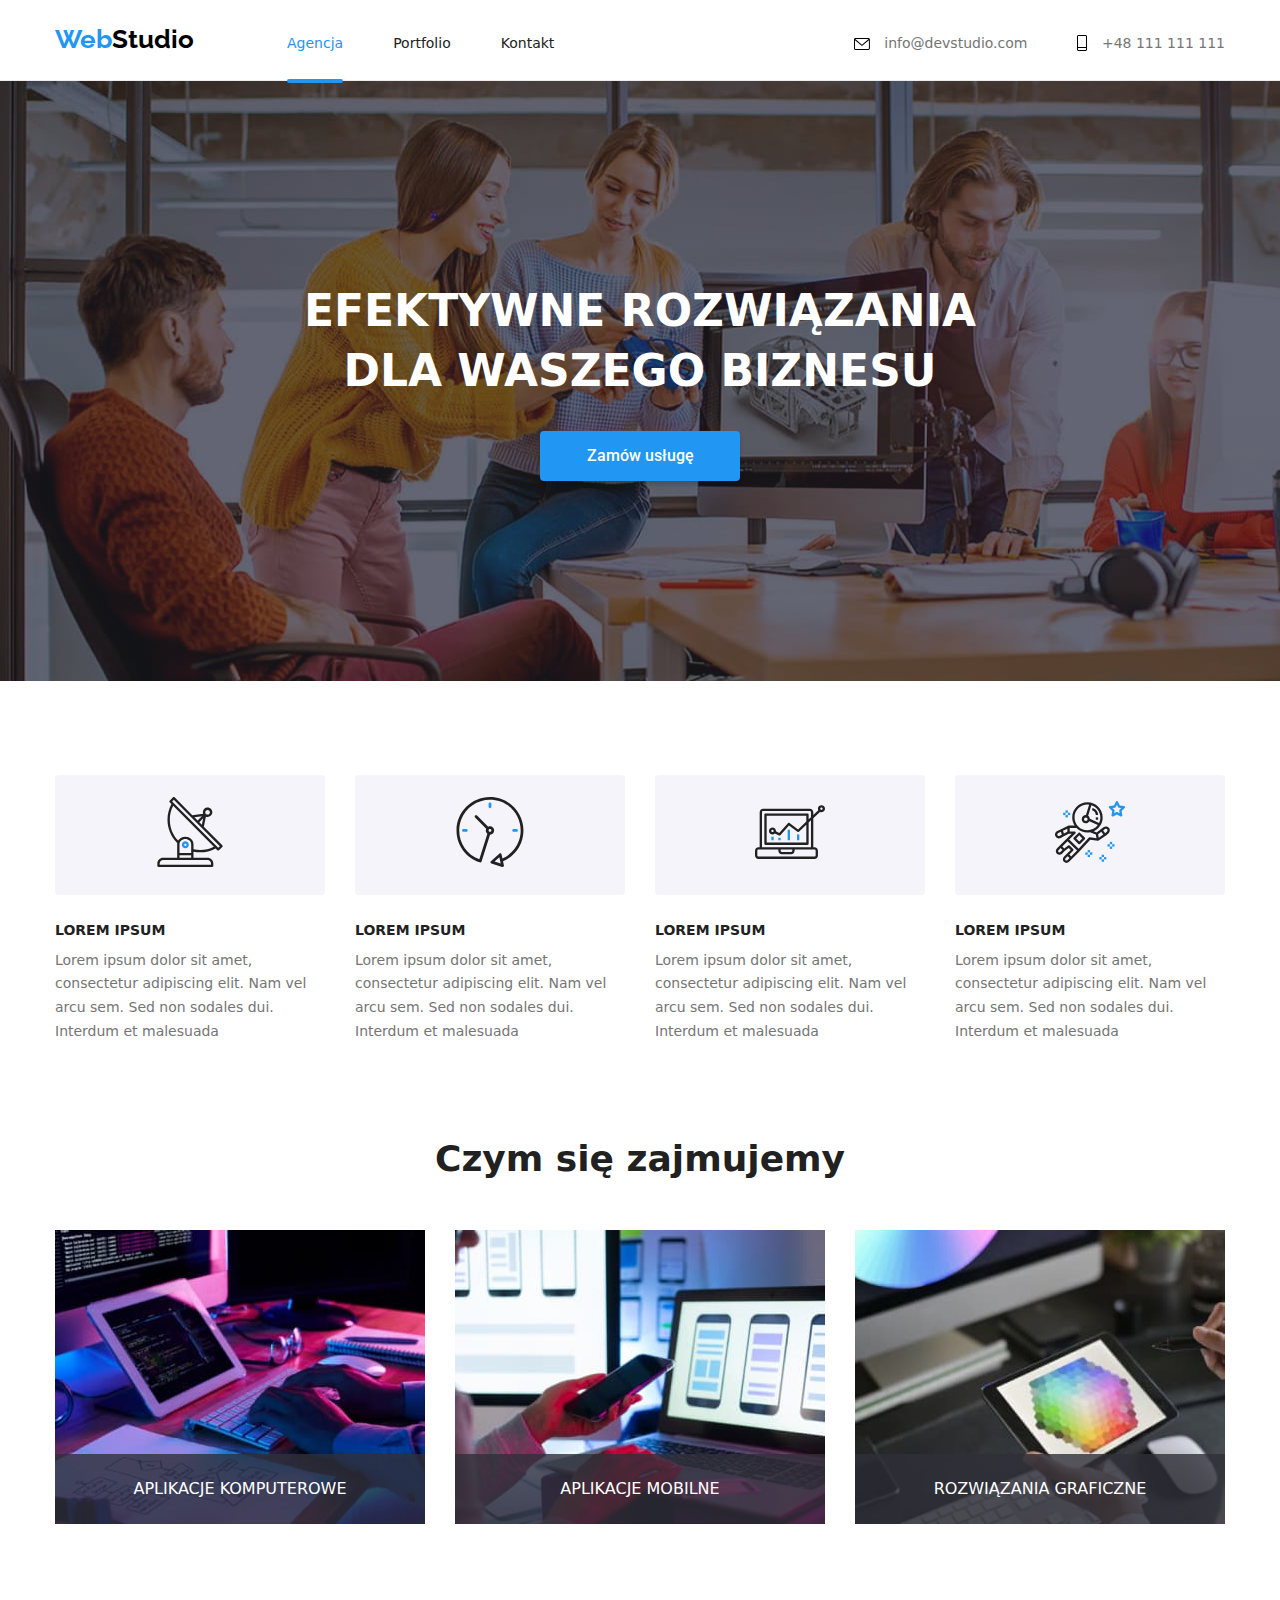
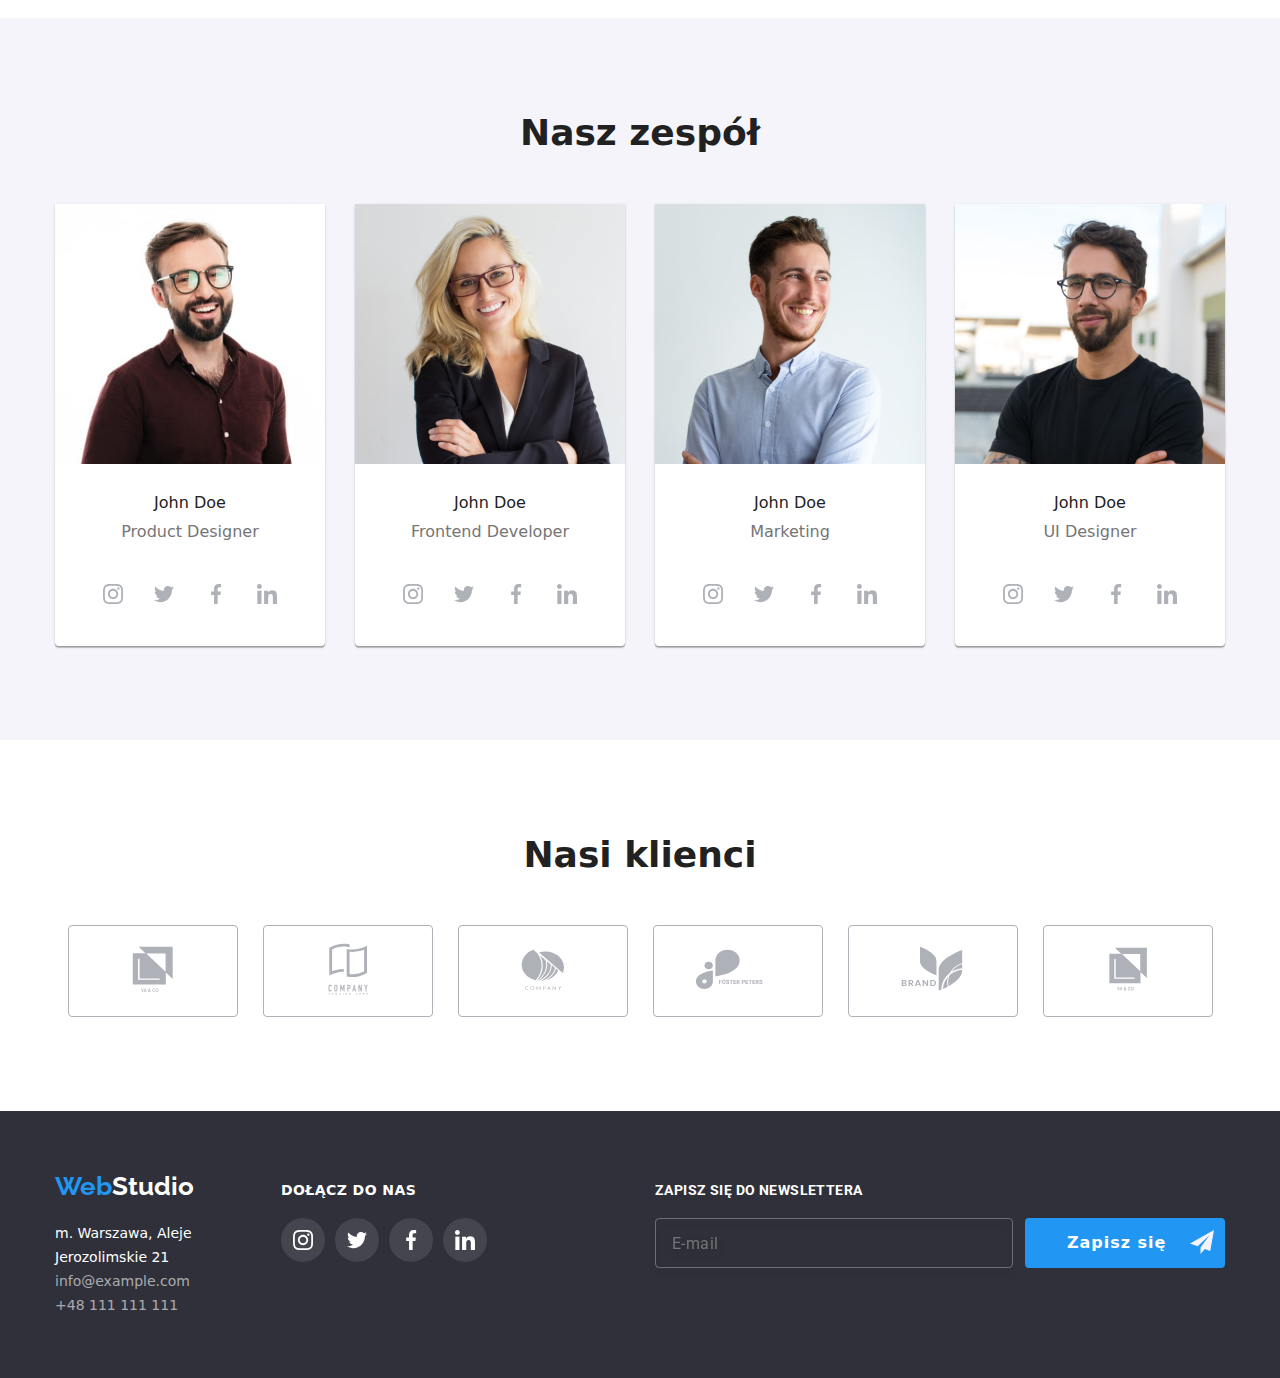
<file: index.html>
<!DOCTYPE html>
<html lang="en">
  <head>
    <meta charset="UTF-8" />
    <meta http-equiv="X-UA-Compatible" content="IE=edge" />
    <meta name="viewport" content="width-device-width, initial-scale=1.0" />
    <meta name="description" content="Studio" />
    <meta name="author" content="Jacek Blaszczyk" />
    <link rel="preconnect" href="https://fonts.googleapis.com" />
    <link rel="preconnect" href="https://fonts.gstatic.com" crossorigin />
    <link
      href="https://fonts.googleapis.com/css2?family=Raleway:wght@700&display=swap"
      rel="stylesheet"
    />
    <link
      href="https://fonts.googleapis.com/css2?family=Roboto:wght@400;500;700;900&display=swap"
      rel="stylesheet"
    />
    <link rel="stylesheet" href="./css/style.css" />
    <link rel="stylesheet" href="./css/modern-normalize.css" />

    <title>WebStudio</title>
  </head>
  <body>
    <header class="page-header">
      <div class="container flex-row">
        <a href="./index.html" class="logo"
          ><span class="bluelogo">Web</span>Studio</a
        >
        <nav class="address-header">
          <ul class="nav-links">
            <li class="nav-link">
              <a href="./index.html" class="bluelink-agencja">Agencja</a>
            </li>
            <li class="nav-link">
              <a href="./portfolio.html" class="bluelink">Portfolio</a>
            </li>
            <li class="nav-link">
              <a href="#address" class="bluelink">Kontakt</a>
            </li>
          </ul>
        </nav>
        <ul class="address-heading">
          <li class="address-link">
            <a href="mailto:info@devstudio.com" class="header-address"
              ><svg class="icon-address-email" width="16" height="12">
                <use href="./images/icons.svg#icon-letter"></use>
              </svg>
              info@devstudio.com</a
            >
          </li>
          <li>
            <a href="tel:+48111111111" class="header-address"
              ><svg class="icon-address-telefon" width="10" height="16">
                <use href="./images/icons.svg#icon-telephone"></use>
              </svg>
              +48 111 111 111</a
            >
          </li>
        </ul>
      </div>
    </header>
    <main>
      <section class="section header-button">
        <h1 class="header-text">EFEKTYWNE ROZWIĄZANIA DLA WASZEGO BIZNESU</h1>
        <button
          type="button"
          class="button-active button-banner"
          data-modal-open
        >
          Zamów usługę
        </button>
      </section>
      <section class="section">
        <div class="container">
          <ul class="lorem li">
            <li>
              <div class="icon">
                <a href="index.html">
                  <svg width="70px" height="70px">
                    <use href="./images/icons.svg#icon-antena"></use>
                  </svg>
                </a>
              </div>
              <h3 class="lorem-heading">LOREM IPSUM</h3>
              <p class="lorem-paragraph">
                Lorem ipsum dolor sit amet, consectetur adipiscing elit. Nam vel
                arcu sem. Sed non sodales dui. Interdum et malesuada
              </p>
            </li>

            <li>
              <div class="icon">
                <a href="index.html">
                  <svg width="70px" height="70px">
                    <use href="./images/icons.svg#icon-clock"></use>
                  </svg>
                </a>
              </div>
              <h3 class="lorem-heading">LOREM IPSUM</h3>
              <p class="lorem-paragraph">
                Lorem ipsum dolor sit amet, consectetur adipiscing elit. Nam vel
                arcu sem. Sed non sodales dui. Interdum et malesuada
              </p>
            </li>

            <li>
              <div class="icon">
                <a href="index.html">
                  <svg width="70px" height="70px">
                    <use href="./images/icons.svg#icon-diagram"></use>
                  </svg>
                </a>
              </div>
              <h3 class="lorem-heading">LOREM IPSUM</h3>
              <p class="lorem-paragraph">
                Lorem ipsum dolor sit amet, consectetur adipiscing elit. Nam vel
                arcu sem. Sed non sodales dui. Interdum et malesuada
              </p>
            </li>

            <li>
              <div class="icon">
                <a href="index.html">
                  <svg width="70px" height="70px">
                    <use href="./images/icons.svg#icon-astronaut"></use>
                  </svg>
                </a>
              </div>
              <h3 class="lorem-heading">LOREM IPSUM</h3>
              <p class="lorem-paragraph">
                Lorem ipsum dolor sit amet, consectetur adipiscing elit. Nam vel
                arcu sem. Sed non sodales dui. Interdum et malesuada
              </p>
            </li>
          </ul>

          <h2 class="heading">Czym się zajmujemy</h2>

          <ul class="flex">
            <li class="photo-csz">
              <img
                src="./images/box_1.jpg"
                width="370"
                height="294"
                alt="Osoba pisząca kod"
              />
              <p class="figcaption">APLIKACJE KOMPUTEROWE</p>
            </li>

            <li class="photo-csz">
              <img
                src="./images/box_2.jpg"
                width="370"
                height="294"
                alt="Osoba dostosowująca kod do wyświetlania na urządzeniu mobilnym"
              />
              <p class="figcaption">APLIKACJE MOBILNE</p>
            </li>

            <li class="photo-csz">
              <img
                src="./images/box_3.jpg"
                width="370"
                height="294"
                alt="Osoba wybierająca kod z palety kolorów"
              />
              <p class="figcaption">ROZWIĄZANIA GRAFICZNE</p>
            </li>
          </ul>
        </div>
      </section>

      <section class="section team">
        <div class="container">
          <h2 class="heading">Nasz zespół</h2>

          <ul class="team-section">
            <li class="team-card">
              <img
                src="./images/img_1.jpg"
                width="270"
                height="260"
                alt="Zdjęcie pana John Doe"
              />
              <ul class="team-card-describe">
                <li class="team-name">John Doe</li>
                <li class="team-position">Product Designer</li>
              </ul>
              <div class="socialmedia-teamcard">
                <ul class="socialicon-list">
                  <li class="socialicon-card">
                    <div class="socialicon">
                      <a href="index.html">
                        <svg class="icon-team" width="20" height="20">
                          <use href="./images/icons.svg#icon-instagram"></use>
                        </svg>
                      </a>
                    </div>
                  </li>
                  <li class="socialicon-card">
                    <div class="socialicon">
                      <a href="index.html">
                        <svg class="icon-team" width="20" height="20">
                          <use href="./images/icons.svg#icon-twitter"></use>
                        </svg>
                      </a>
                    </div>
                  </li>
                  <li class="socialicon-card">
                    <div class="socialicon">
                      <a href="index.html">
                        <svg class="icon-team" width="20" height="20">
                          <use href="./images/icons.svg#icon-facebook"></use>
                        </svg>
                      </a>
                    </div>
                  </li>
                  <li class="socialicon-card">
                    <div class="socialicon">
                      <a href="index.html">
                        <svg class="icon-team" width="20" height="20">
                          <use href="./images/icons.svg#icon-linkedin"></use>
                        </svg>
                      </a>
                    </div>
                  </li>
                </ul>
              </div>
            </li>

            <li class="team-card">
              <img
                src="images/img_2.jpg"
                width="270"
                height="260"
                alt="Zdjęcie pani John Doe"
              />
              <ul class="team-card-describe">
                <li class="team-name">John Doe</li>
                <li class="team-position">Frontend Developer</li>
              </ul>
              <div class="socialmedia-teamcard">
                <ul class="socialicon-list">
                  <li class="socialicon-card">
                    <div class="socialicon">
                      <a href="index.html">
                        <svg class="icon-team" width="20" height="20">
                          <use href="./images/icons.svg#icon-instagram"></use>
                        </svg>
                      </a>
                    </div>
                  </li>
                  <li class="socialicon-card">
                    <div class="socialicon">
                      <a href="index.html">
                        <svg class="icon-team" width="20" height="20">
                          <use href="./images/icons.svg#icon-twitter"></use>
                        </svg>
                      </a>
                    </div>
                  </li>
                  <li class="socialicon-card">
                    <div class="socialicon">
                      <a href="index.html">
                        <svg class="icon-team" width="20" height="20">
                          <use href="./images/icons.svg#icon-facebook"></use>
                        </svg>
                      </a>
                    </div>
                  </li>
                  <li class="socialicon-card">
                    <div class="socialicon">
                      <a href="index.html">
                        <svg class="icon-team" width="20" height="20">
                          <use href="./images/icons.svg#icon-linkedin"></use>
                        </svg>
                      </a>
                    </div>
                  </li>
                </ul>
              </div>
            </li>

            <li class="team-card">
              <img
                src="images/img_3.jpg"
                width="270"
                height="260"
                alt="Zdjęcie pana John Doe"
              />
              <ul class="team-card-describe">
                <li class="team-name">John Doe</li>
                <li class="team-position">Marketing</li>
              </ul>
              <div class="socialmedia-teamcard">
                <ul class="socialicon-list">
                  <li class="socialicon-card">
                    <div class="socialicon">
                      <a href="index.html">
                        <svg class="icon-team" width="20" height="20">
                          <use href="./images/icons.svg#icon-instagram"></use>
                        </svg>
                      </a>
                    </div>
                  </li>
                  <li class="socialicon-card">
                    <div class="socialicon">
                      <a href="index.html">
                        <svg class="icon-team" width="20" height="20">
                          <use href="./images/icons.svg#icon-twitter"></use>
                        </svg>
                      </a>
                    </div>
                  </li>
                  <li class="socialicon-card">
                    <div class="socialicon">
                      <a href="index.html">
                        <svg class="icon-team" width="20" height="20">
                          <use href="./images/icons.svg#icon-facebook"></use>
                        </svg>
                      </a>
                    </div>
                  </li>
                  <li class="socialicon-card">
                    <div class="socialicon">
                      <a href="index.html">
                        <svg class="icon-team" width="20" height="20">
                          <use href="./images/icons.svg#icon-linkedin"></use>
                        </svg>
                      </a>
                    </div>
                  </li>
                </ul>
              </div>
            </li>

            <li class="team-card">
              <img
                src="images/img_4.jpg"
                width="270"
                height="260"
                alt="Zdjęcie pana John Doe"
              />
              <ul class="team-card-describe">
                <li class="team-name">John Doe</li>
                <li class="team-position">UI Designer</li>
              </ul>
              <div class="socialmedia-teamcard">
                <ul class="socialicon-list">
                  <li class="socialicon-card">
                    <div class="socialicon">
                      <a href="index.html">
                        <svg class="icon-team" width="20" height="20">
                          <use href="./images/icons.svg#icon-instagram"></use>
                        </svg>
                      </a>
                    </div>
                  </li>
                  <li class="socialicon-card">
                    <div class="socialicon">
                      <a href="index.html">
                        <svg class="icon-team" width="20" height="20">
                          <use href="./images/icons.svg#icon-twitter"></use>
                        </svg>
                      </a>
                    </div>
                  </li>
                  <li class="socialicon-card">
                    <div class="socialicon">
                      <a href="index.html">
                        <svg class="icon-team" width="20" height="20">
                          <use href="./images/icons.svg#icon-facebook"></use>
                        </svg>
                      </a>
                    </div>
                  </li>
                  <li class="socialicon-card">
                    <div class="socialicon">
                      <a href="index.html">
                        <svg class="icon-team" width="20" height="20">
                          <use href="./images/icons.svg#icon-linkedin"></use>
                        </svg>
                      </a>
                    </div>
                  </li>
                </ul>
              </div>
            </li>
          </ul>
        </div>
      </section>
      <section class="section">
        <div class="container">
          <h2 class="heading">Nasi klienci</h2>
          <ul class="company-logos-section">
            <li class="company-link">
              <div class="company-logos">
                <a href="index.html">
                  <svg class="icon-company" width="41px" height="46.7px">
                    <use href="./images/icons.svg#icon-yaco"></use>
                  </svg>
                </a>
              </div>
            </li>
            <li class="company-link">
              <div class="company-logos">
                <a href="index.html">
                  <svg class="icon-company" width="40px" height="52px">
                    <use href="./images/icons.svg#icon-tagline"></use>
                  </svg>
                </a>
              </div>
            </li>
            <li class="company-link">
              <div class="company-logos">
                <a href="index.html">
                  <svg class="icon-company" width="43.46px" height="41.18px">
                    <use href="./images/icons.svg#icon-company"></use>
                  </svg>
                </a>
              </div>
            </li>
            <li class="company-link">
              <div class="company-logos">
                <a href="index.html">
                  <svg class="icon-company" width="84.44px" height="40.62px">
                    <use href="./images/icons.svg#icon-foster"></use>
                  </svg>
                </a>
              </div>
            </li>
            <li class="company-link">
              <div class="company-logos">
                <a href="index.html">
                  <svg class="icon-company" width="62.54px" height="45.43px">
                    <use href="./images/icons.svg#icon-brand"></use>
                  </svg>
                </a>
              </div>
            </li>
            <li class="company-link">
              <div class="company-logos">
                <a href="index.html">
                  <svg class="icon-company" width="93.79px" height="43.93px">
                    <use href="./images/icons.svg#icon-yaco"></use>
                  </svg>
                </a>
              </div>
            </li>
          </ul>
        </div>
      </section>
    </main>
    <footer class="footer">
      <div class="container flex-row">
        <div class="container-footer">
          <a href="./index.html" class="logo whitelogo"
            ><span class="bluelogo">Web</span>Studio</a
          >
          <address class="footer-address" id="address">
            <p>m. Warszawa, Aleje Jerozolimskie 21</p>
            <ul class="footer-contact">
              <li>
                <a href="mailto:info@example.com" class="link"
                  >info@example.com</a
                >
              </li>
              <li>
                <a href="tel:+48111111111" class="link">+48 111 111 111</a>
              </li>
            </ul>
          </address>
        </div>
        <div class="container-footer">
          <h3 class="header3">Dołącz do nas</h3>
          <div class="socialmedia-footer">
            <ul>
              <li>
                <div class="socialicon circle-background">
                  <a href="index.html">
                    <svg class="icon-footer" width="20" height="20">
                      <use href="./images/icons.svg#icon-instagram"></use>
                    </svg>
                  </a>
                </div>
              </li>
              <li>
                <div class="socialicon circle-background">
                  <a href="index.html">
                    <svg class="icon-footer" width="20" height="20">
                      <use href="./images/icons.svg#icon-twitter"></use>
                    </svg>
                  </a>
                </div>
              </li>
              <li>
                <div class="socialicon circle-background">
                  <a href="index.html">
                    <svg class="icon-footer" width="20" height="20">
                      <use href="./images/icons.svg#icon-facebook"></use>
                    </svg>
                  </a>
                </div>
              </li>
              <li>
                <div class="socialicon circle-background">
                  <a href="index.html">
                    <svg class="icon-footer" width="20" height="20">
                      <use href="./images/icons.svg#icon-linkedin"></use>
                    </svg>
                  </a>
                </div>
              </li>
            </ul>
          </div>
        </div>

        <div class="signupbox">
          <label for="user-email" class="label-news">
            ZAPISZ SIĘ DO NEWSLETTERA
            <input
              class="email-input"
              type="email"
              name="email"
              placeholder="E-mail"
            />
          </label>

          <button type="submit" class="news-button">
            Zapisz się
            <svg class="icon-send">
              <use href="./images/icons.svg#icon-send"></use>
            </svg>
          </button>
        </div>
      </div>
    </footer>
    <div class="backdrop is-hidden" data-modal>
      <div class="modal">
        <button type="button" class="close-button" data-modal-close>
          <svg width="11px" height="11px" class="button-x">
            <use href="./images/icons.svg#icon-close"></use>
          </svg>
        </button>

        <div class="form-modal">
          <p class="form-header">Zostaw swoje dane w formularzu poniżej</p>
          <div class="modal-container">
            <form name="form-modal">
              <label class="label-modal" for="username">
                <p class="modal-descriptions">Imie</p>
                <svg width="18px" height="18px" class="icon-modal label-name">
                  <use href="./images/icons.svg#icon-person-black"></use>
                </svg>
                <input
                  type="text"
                  name="username"
                  class="input-modal"
                  id="username"
                  required
                />
              </label>
              <label class="label-modal" for="telephone">
                <p class="modal-descriptions">Telefon</p>
                <svg
                  width="18px"
                  height="18px"
                  class="icon-modal label-telephone"
                >
                  <use href="./images/icons.svg#icon-phone-black"></use>
                </svg>
                <input
                  type="tel"
                  name="telephone"
                  class="input-modal"
                  id="telephone"
                  required
                />
              </label>
              <label class="label-modal" for="email">
                <p class="modal-descriptions">Email</p>
                <svg width="18px" height="18px" class="icon-modal label-email">
                  <use href="./images/icons.svg#icon-email-black"></use>
                </svg>
                <input
                  type="email"
                  name="email"
                  class="input-modal"
                  id="email"
                  required
                  placeholder=" "
                />
              </label>
              <label class="label-modal" for="textarea">
                <p class="modal-descriptions">Komentarz</p>
                <textarea
                  name="coment"
                  placeholder="Wprowadź tekst"
                  class="modal-textarea"
                  id="textarea"
                ></textarea>
              </label>

              <label class="label-terms" for="checkbox">
                <input
                  aria-checked="false"
                  type="checkbox"
                  id="checkbox"
                  class="checkbox"
                />
                <p class="terms">
                  Oświadczam iż akceptuję
                  <a href="./README.md" class="terms-link">Regulamin</a>
                  i
                  <a href="./README.md" class="terms-link"
                    >Politykę Prywatności.</a
                  >
                </p>
              </label>
              <button type="button" class="button-active-portfolio form-button">
                Wyślij
              </button>
            </form>
          </div>
        </div>
      </div>
    </div>
    <script src="./js/modal.js"></script>
  </body>
</html>
</file>
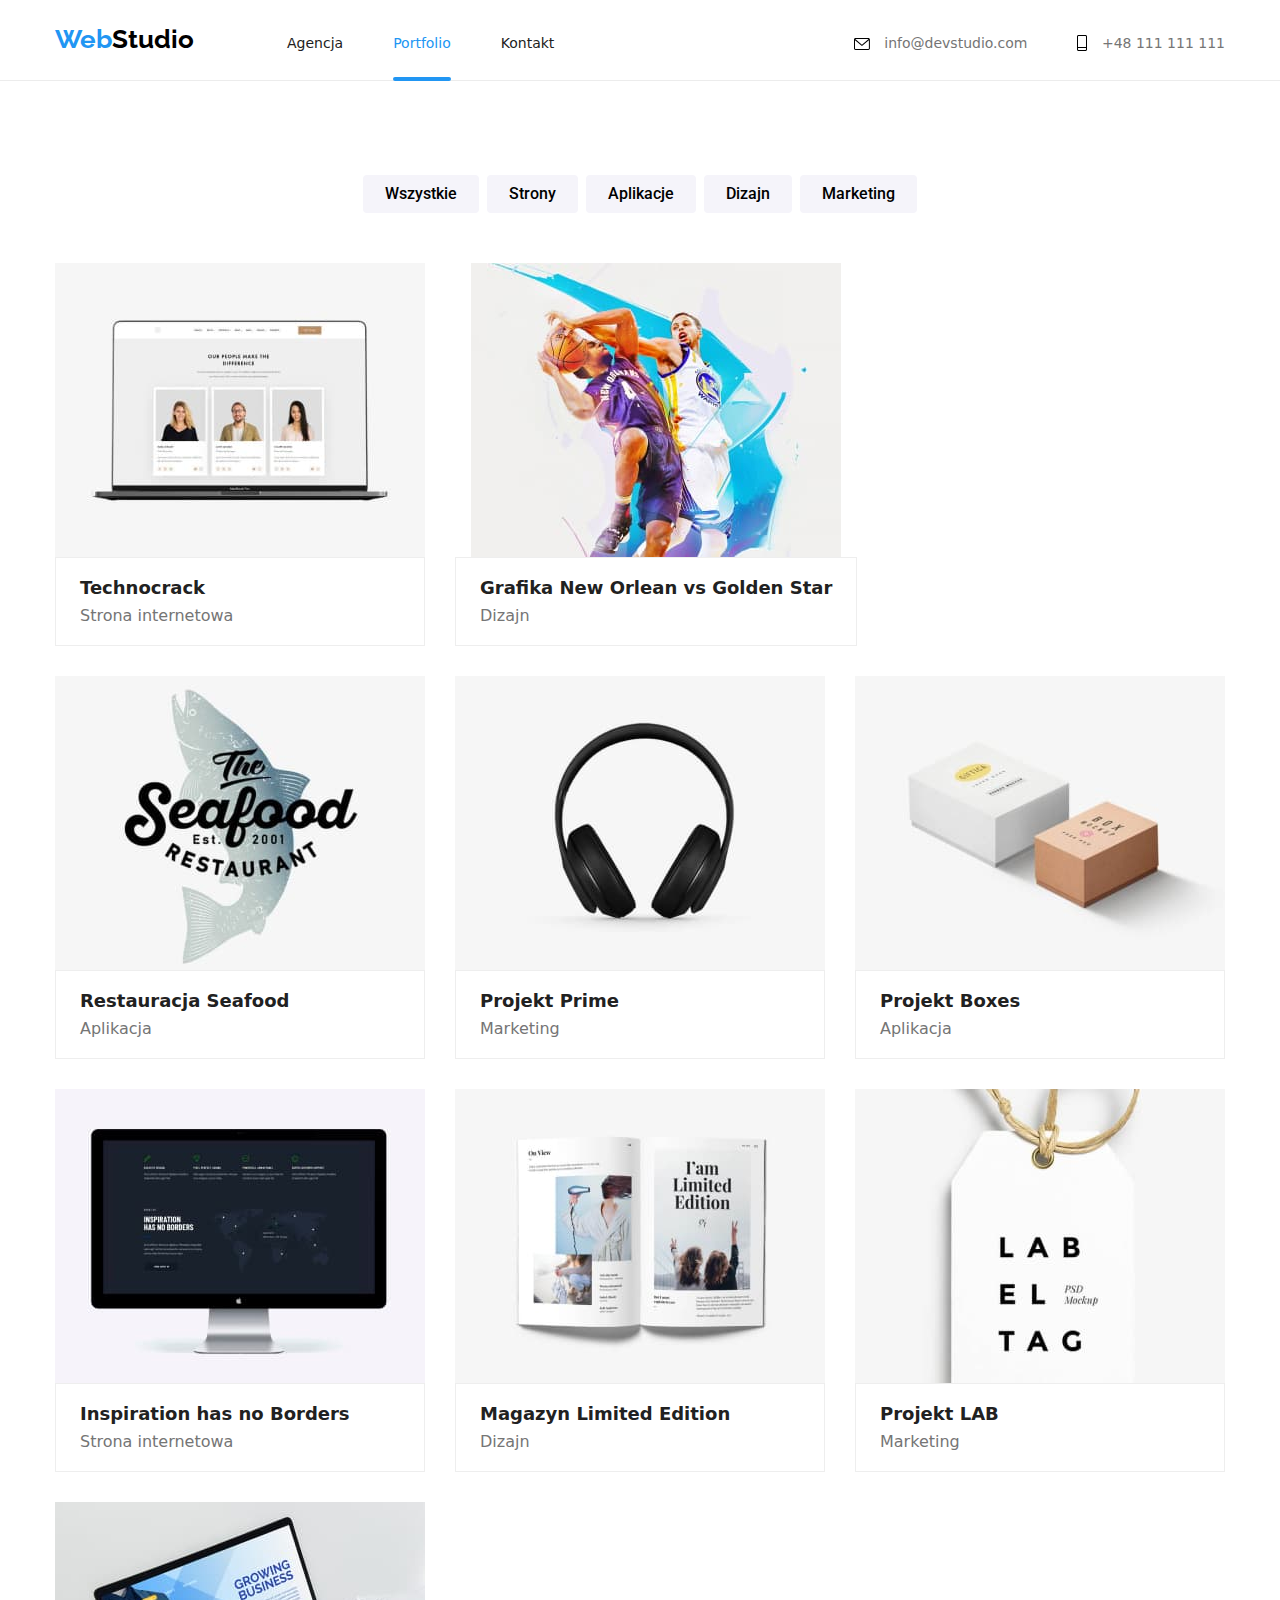
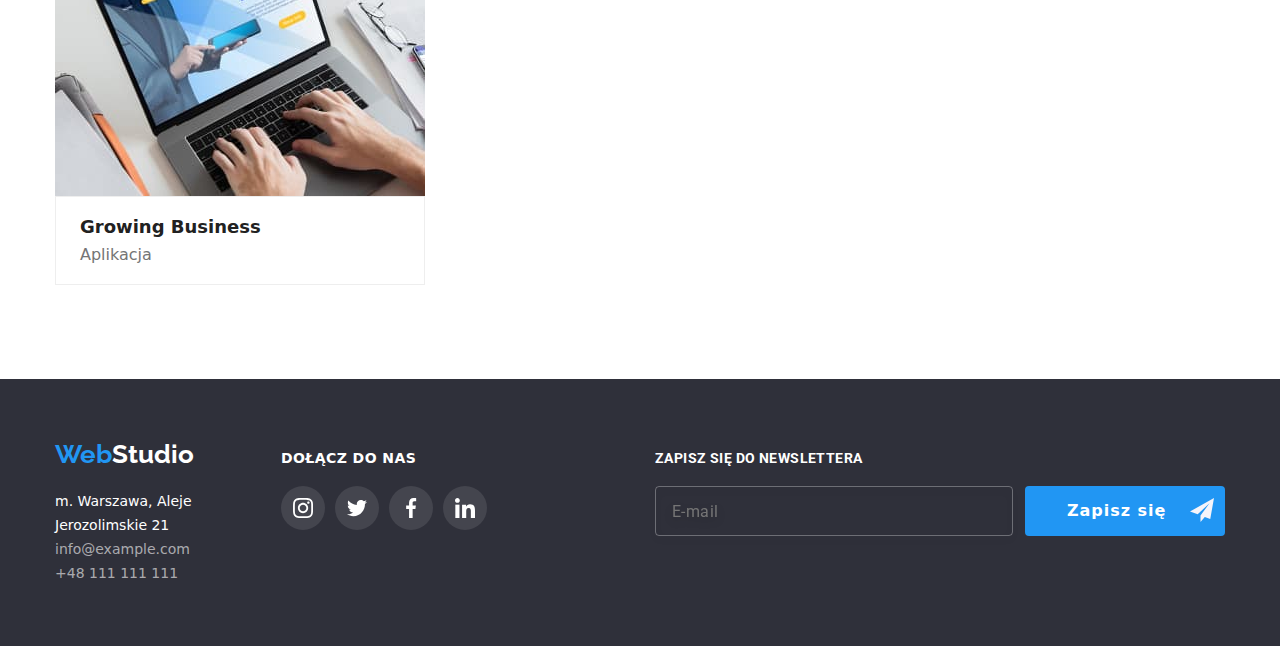
<file: portfolio.html>
<!DOCTYPE html>
<html lang="pl-PL">
  <head>
    <meta charset="UTF-8" />
    <meta http-equiv="X-UA-Compatible" content="IE=edge" />
    <meta name="viewport" content="width-device-width, initial-scale=1.0" />
    <meta name="description" content="Studio" />
    <meta name="author" content="Jacek Blaszczyk" />
    <link rel="preconnect" href="https://fonts.googleapis.com" />
    <link rel="preconnect" href="https://fonts.gstatic.com" crossorigin />
    <link
      href="https://fonts.googleapis.com/css2?family=Raleway:wght@700&display=swap"
      rel="stylesheet"
    />
    <link
      href="https://fonts.googleapis.com/css2?family=Roboto:wght@400;500;700;900&display=swap"
      rel="stylesheet"
    />
    <link rel="stylesheet" href="./css/style.css" />
    <link rel="stylesheet" href="./css/modern-normalize.css" />

    <title>Portfolio</title>
  </head>
  <body>
    <header class="page-header">
      <div class="container flex-row">
        <a href="./index.html" class="logo"
          ><span class="bluelogo">Web</span>Studio</a
        >
        <nav class="address-header">
          <ul class="nav-links">
            <li>
              <a href="./index.html" class="bluelink">Agencja</a>
            </li>
            <li>
              <a href="./portfolio.html" class="bluelink-portfolio">Portfolio</a>  <!--Portfolio</a>-->
            </li>
            <li>
              <a href="#address" class="bluelink">Kontakt</a>
            </li>
          </ul>
        </nav>
        <ul class="address-heading">
          <li class="address-link">
            <a href="mailto:info@devstudio.com" class="header-address"
              ><svg class="icon-address-email" width="16" height="12">
                <use href="./images/icons.svg#icon-letter"></use>
              </svg>
              info@devstudio.com</a
            >
          </li>
          <li>
            <a href="tel:+48111111111" class="header-address"
              ><svg class="icon-address-telefon" width="10" height="16">
                <use href="./images/icons.svg#icon-telephone"></use>
              </svg>
              +48 111 111 111</a
            >
          </li>
        </ul>
      </div>
    </header>
    <main>
      <section class="section portfolio">
        <div class="container">
          <ul class="buttons-portfolio">
            <li>
              <button type="button" class="button">Wszystkie</button>
            </li>
            <li><button type="button" class="button">Strony</button></li>
            <li><button type="button" class="button">Aplikacje</button></li>
            <li><button type="button" class="button">Dizajn</button></li>
            <li><button type="button" class="button">Marketing</button></li>
          </ul>
          <ul class="portfolio-elements">
            <li class="portfolio-element">
              <div class="hidden-element-container">
                <img
                  src="./images/technocrack.jpg"
                  alt="Strona internetowa wyświetlana na laptopie"
                  width="370"
                  height="294"
                />
                <div class="hidden-background">
                  <p class="hidden-text">
                    Technocrack jest popularną platformą wykorzystywaną do
                    rozpowszechniania koronawirusa. Firmy wykorzystują tę
                    platformę do celów szpiegowskich i ataków na
                    niezabezpieczone serwery konkurencji
                  </p>
                </div>
              </div>
              <ul class="portfolio-projects-describe">
                <li class="project-title">Technocrack</li>
                <li class="project-type">Strona internetowa</li>
              </ul>
            </li>

            <li class="portfolio-element">
              <div class="hidden-element-container">
                <img
                  src="./images/neworlean.jpg"
                  alt="Członkowie drużyn koszykarskich New Orlean oraz Golden Star walczący o piłkę"
                  width="370"
                  height="294"
                />
                <div class="hidden-background">
                  <p class="hidden-text">
                    Technocrack jest popularną platformą wykorzystywaną do
                    rozpowszechniania koronawirusa. Firmy wykorzystują tę
                    platformę do celów szpiegowskich i ataków na
                    niezabezpieczone serwery konkurencji
                  </p>
                </div>
              </div>
              <ul class="portfolio-projects-describe">
                <li class="project-title">Grafika New Orlean vs Golden Star</li>
                <li class="project-type">Dizajn</li>
              </ul>
            </li>

            <li class="portfolio-element">
              <div class="hidden-element-container">
                <img
                  src="./images/seafood.jpg"
                  alt="Logo restauracji The Seafood z rekinem w tle"
                  width="370"
                  height="294"
                />
                <div class="hidden-background">
                  <p class="hidden-text">
                    Technocrack jest popularną platformą wykorzystywaną do
                    rozpowszechniania koronawirusa. Firmy wykorzystują tę
                    platformę do celów szpiegowskich i ataków na
                    niezabezpieczone serwery konkurencji
                  </p>
                </div>
              </div>
              <ul class="portfolio-projects-describe">
                <li class="project-title">Restauracja Seafood</li>
                <li class="project-type">Aplikacja</li>
              </ul>
            </li>

            <li class="portfolio-element">
              <div class="hidden-element-container">
                <img
                  src="./images/prime.jpg"
                  alt="Słuchawki nauszne"
                  width="370"
                  height="294"
                />
                <div class="hidden-background">
                  <p class="hidden-text">
                    Technocrack jest popularną platformą wykorzystywaną do
                    rozpowszechniania koronawirusa. Firmy wykorzystują tę
                    platformę do celów szpiegowskich i ataków na
                    niezabezpieczone serwery konkurencji
                  </p>
                </div>
              </div>
              <ul class="portfolio-projects-describe">
                <li class="project-title">Projekt Prime</li>
                <li class="project-type">Marketing</li>
              </ul>
            </li>

            <li class="portfolio-element">
              <div class="hidden-element-container">
                <img
                  src="./images/boxes.jpg"
                  alt="Dwa pudełka leżące obok siebie, białe oraz brązowe"
                  width="370"
                  height="294"
                />
                <div class="hidden-background">
                  <p class="hidden-text">
                    Technocrack jest popularną platformą wykorzystywaną do
                    rozpowszechniania koronawirusa. Firmy wykorzystują tę
                    platformę do celów szpiegowskich i ataków na
                    niezabezpieczone serwery konkurencji
                  </p>
                </div>
              </div>
              <ul class="portfolio-projects-describe">
                <li class="project-title">Projekt Boxes</li>
                <li class="project-type">Aplikacja</li>
              </ul>
            </li>

            <li class="portfolio-element">
              <div class="hidden-element-container">
                <img
                  src="./images/inspiration.jpg"
                  alt="Ekran, na którym wyświetlana jest strona internetowa"
                  width="370"
                  height="294"
                />
                <div class="hidden-background">
                  <p class="hidden-text">
                    Technocrack jest popularną platformą wykorzystywaną do
                    rozpowszechniania koronawirusa. Firmy wykorzystują tę
                    platformę do celów szpiegowskich i ataków na
                    niezabezpieczone serwery konkurencji
                  </p>
                </div>
              </div>
              <ul class="portfolio-projects-describe">
                <li class="project-title">Inspiration has no Borders</li>
                <li class="project-type">Strona internetowa</li>
              </ul>
            </li>

            <li class="portfolio-element">
              <div class="hidden-element-container">
                <img
                  src="./images/limited.jpg"
                  alt="Otwarty magazyn Limited Edition"
                  width="370"
                  height="294"
                />
                <div class="hidden-background">
                  <p class="hidden-text">
                    Technocrack jest popularną platformą wykorzystywaną do
                    rozpowszechniania koronawirusa. Firmy wykorzystują tę
                    platformę do celów szpiegowskich i ataków na
                    niezabezpieczone serwery konkurencji
                  </p>
                </div>
              </div>
              <ul class="portfolio-projects-describe">
                <li class="project-title">Magazyn Limited Edition</li>
                <li class="project-type">Dizajn</li>
              </ul>
            </li>

            <li class="portfolio-element">
              <div class="hidden-element-container">
                <img
                  src="./images/lab.jpg"
                  alt="Przywieszka drewniana z ułożonymi pionowo napisami LAB EL TAG"
                  width="370"
                  height="294"
                />
                <div class="hidden-background">
                  <p class="hidden-text">
                    Technocrack jest popularną platformą wykorzystywaną do
                    rozpowszechniania koronawirusa. Firmy wykorzystują tę
                    platformę do celów szpiegowskich i ataków na
                    niezabezpieczone serwery konkurencji
                  </p>
                </div>
              </div>
              <ul class="portfolio-projects-describe">
                <li class="project-title">Projekt LAB</li>
                <li class="project-type">Marketing</li>
              </ul>
            </li>

            <li class="portfolio-element">
              <div class="hidden-element-container">
                <img
                  src="./images/business.jpg"
                  alt="Osoba trzymająca dłonie na laptopie, na którego ekranie wyświetla się strona Growing Business"
                  width="370"
                  height="294"
                />
                <div class="hidden-background">
                  <p class="hidden-text">
                    Technocrack jest popularną platformą wykorzystywaną do
                    rozpowszechniania koronawirusa. Firmy wykorzystują tę
                    platformę do celów szpiegowskich i ataków na
                    niezabezpieczone serwery konkurencji
                  </p>
                </div>
              </div>
              <ul class="portfolio-projects-describe">
                <li class="project-title">Growing Business</li>
                <li class="project-type">Aplikacja</li>
              </ul>
            </li>
          </ul>
        </div>
      </section>
    </main>
    <footer class="footer">
      <div class="container flex-row">
        <div class="container-footer">
          <a href="./index.html" class="logo whitelogo"
            ><span class="bluelogo">Web</span>Studio</a
          >
          <address class="footer-address" id="address">
            <p>m. Warszawa, Aleje Jerozolimskie 21</p>
            <ul class="footer-contact">
              <li>
                <a href="mailto:info@example.com" class="link"
                  >info@example.com</a
                >
              </li>
              <li>
                <a href="tel:+48111111111" class="link">+48 111 111 111</a>
              </li>
            </ul>
          </address>
        </div>
        <div class="container-footer">
          <h3 class="header3">Dołącz do nas</h3>
          <div class="socialmedia-footer">
            <ul>
              <li>
                <div class="socialicon circle-background">
                  <a href="index.html">
                    <svg class="icon-footer" width="20" height="20">
                      <use href="./images/icons.svg#icon-instagram"></use>
                    </svg>
                  </a>
                </div>
              </li>
              <li>
                <div class="socialicon circle-background">
                  <a href="index.html">
                    <svg class="icon-footer" width="20" height="20">
                      <use href="./images/icons.svg#icon-twitter"></use>
                    </svg>
                  </a>
                </div>
              </li>
              <li>
                <div class="socialicon circle-background">
                  <a href="index.html">
                    <svg class="icon-footer" width="20" height="20">
                      <use href="./images/icons.svg#icon-facebook"></use>
                    </svg>
                  </a>
                </div>
              </li>
              <li>
                <div class="socialicon circle-background">
                  <a href="index.html">
                    <svg class="icon-footer" width="20" height="20">
                      <use href="./images/icons.svg#icon-linkedin"></use>
                    </svg>
                  </a>
                </div>
              </li>
            </ul>
          </div>
        </div>

        <div class="signupbox">
          <label for="user-email" class="label-news">
            ZAPISZ SIĘ DO NEWSLETTERA
            <input
              class="email-input"
              type="email"
              name="email"
              placeholder="E-mail"
            />
          </label>

          <button type="submit" class="news-button">
            Zapisz się
            <svg class="icon-send">
              <use href="./images/icons.svg#icon-send"></use>
            </svg>
          </button>
        </div>

      </div>
    </footer>
  </body>
</html>
</file>
<file: css/style.css>
:root {
    --white: #ffffff;
    --black: #000000;
    --blue: #2196f3;
    --dark: #212121;
    --darkfooter: #2f303a;
    --grey: #f5f4fa;
    --darkgrey: #757575;
    --whitetrans: #ffffff99;
}

body {
    font-family: "Roboto", sans-serif;
    font-style: normal;
    color: var(--dark);
    align-items: center;
}

h1,
h2,
h3,
h4,
h5,
h6,
p,
ul {
    list-style: none;
    padding: 0;
    margin: 0;
}

ul,
p {
    display: flex;
}

img {
    display: block;
}

.container {
    width: 100%;
    max-width: 1200px;
    padding: 0 15px;
    margin: 0 auto;
    flex-direction: row;
}

.flex-row {
    flex-direction: row;
    display: flex;
    align-items: baseline;
}

.container-footer {
    max-width: 1200px;
    margin-right: 70px;
    white-space: no-wrap;
}

.section {
    padding: 94px 0;
}

.page-header {
    display: flex;
    flex-direction: row;
    gap: 93px;
    padding: 24px 0 25px 0;
    align-items: center;
    border-bottom: 1px solid #ececec;
}

.nav-links {
    display: flex;
    flex-direction:row;
    gap: 50px;
    padding-left: 93px;
}

.address-heading {
    margin-left: auto;
}

.address-link {
    padding-right: 50px;
}

.header-button {
    text-align: center;
    width: 100%;
    max-width: 1600px;
    margin: 0 auto;
    padding: 200px 0;
    display: flex;
    gap: 30px;
    flex-direction: column;
    justify-content: center;
    align-items: center;
    background-image: linear-gradient(to right,rgba(47, 48, 58, 0.4),rgba(47, 48, 58, 0.4)),url(../images/buttonbackground.jpg);
}

.header-text {
    font-size: 44px;
    font-weight: 900;
    line-height: 1.36;
    color: var(--white);
    width: 700px;
}

.lorem {
    padding-bottom: 94px;
}

.lorem li:not(:last-child) {
    padding-right: 30px;
}

.lorem-heading {
    font-weight: 700;
    font-size: 14px;
    line-height: 1.14;
    text-align: left;
    padding-bottom: 10px;
}

.lorem-paragraph {
    color: var(--darkgrey);
    font-size: 14px;
    line-height: 1.71;
}

.heading {
    font-weight: 700;
    font-size: 36px;
    line-height: 1.16;
    text-align: center;
    margin-bottom: 50px;
}

.photo-csz {
    position: relative;
}

.photo-csz:not(:last-child) {
    padding-right: 30px;
}

.team {
    background-color: var(--grey);
}

.team-section {
    display: flex;
    direction: row;
    gap: 30px;
}

.team-figure {
    margin: 0;
}

.team-card {
    background-color: var(--white);
    box-shadow: 0px 1px 3px rgba(0, 0, 0, 0.12), 0px 1px 1px rgba(0, 0, 0, 0.14),
        0px 2px 1px rgba(0, 0, 0, 0.2);
    border-radius: 0px 0px 4px 4px;
}

.team-card-describe {
    display: flex;
    flex-direction: column;
    align-items: center;
}

.team-name {
    font-weight: 500;
    font-size: 16px;
    line-height: 1.18;
    padding: 30px 0 10px;
}

.team-position {
    color: var(--darkgrey);
    font-size: 16px;
    line-height: 1.18;
    padding-bottom: 30px;
}

.logo {
    font-family: "Raleway", sans-serif;
    font-weight: 700;
    text-decoration: none;
    color: var(--black);
    line-height: 1.19;
    font-size: 26px;
}

.bluelogo {
    color: var(--blue);
}

.whitelogo {
    color: var(--white);
}

.bluelink,
.bluelink-agencja,
.bluelink-portfolio {
    font-weight: 500;
    font-size: 14px;
    line-height: 1.14;
    text-decoration: none;
}

.bluelink {
    color: var(--dark);
}

.bluelink:visited {
    color: var(--dark);
}

.bluelink-agencja {
    color: var(--blue);
    position: relative;
    height: 100%;
    padding-bottom: 57%;
}

.bluelink-portfolio {
    color: var(--blue);
    position: relative;
    height: 100%;
    padding-bottom: 52%;
}

.bluelink-agencja::after,
.bluelink-portfolio::after {
    display: block;
    border-bottom: 4px solid var(--blue);
    border-radius: 2px;
    position: absolute;
    content: "";
    width: 100%;
    bottom: 0px;
    left: 0px;
}
.bluelink-agencja:hover,
.bluelink-portfolio:hover {
    cursor: pointer;
    color: var(--blue);
}

/* .bluelink:hover,
.bluelink:focus-within { 
    border-bottom: 4px solid var(--blue);
    border-radius: 2px;
    padding-bottom: 50%;
} */

.header-address {
    color: var(--darkgrey);
    font-style: normal;
    font-size: 14px;
    line-height: 1.14;

    text-decoration: none;
    font-weight: 500;
}

.address-heading {
    display: flex;
}

.bluelink:hover,
.bluelink:focus,
.header-address:hover,
.header-address:focus,
.link:hover,
.link:focus {
    color: var(--blue);
    text-decoration: none;
    fill: var(--blue);
    cursor: pointer;
}

.button {
    background-color: var(--grey);
    font-family: "Roboto", sans-serif;
    font-size: 16px;
    line-height: 1.62;
    cursor: pointer;
    font-weight: 500;
    border-radius: 4px;
    border: 0px;
    padding: 6px 22px;
}

.button-banner {
    height: 50px;
}

.button-active {
    background-color: var(--blue);
    font-family: "Roboto", sans-serif;
    color: var(--white);
    cursor: pointer;
    font-weight: 500;
    font-size: 16px;
    line-height: 1.88;
    width: 200px;
    box-shadow: 0px 4px 4px rgba(0, 0, 0, 0.15);
    border-radius: 4px;
    border: 0px;
}

.button-active-portfolio {
    background-color: var(--blue);
    font-family: "Roboto", sans-serif;
    color: var(--white);
    cursor: pointer;
    font-weight: 500;
    font-size: 16px;
    line-height: 1.62;
    box-shadow: 0px 4px 4px rgba(0, 0, 0, 0.15);
    border-radius: 4px;
}

.portfolio-elements {
    display: flex;
    flex-direction: row;
    flex-wrap: wrap;
    padding: 0;
    gap: 30px;
}
.portfolio-element {
    position: relative;
    transition-property: box-shadow;
    transition-duration: 250ms;
    transition-timing-function: cubic-bezier(0.4, 0, 0.2, 1);
}

.portfolio-projects-describe {
    border: 1px solid #eeeeee;
    flex-basis: calc((100% - 60px) / 3);
}

.button:hover {
    background-color: var(--blue);
    color: var(--white);
    cursor: pointer;
    font-weight: 500;
    font-size: 16px;
    line-height: 1.62;
    box-shadow: 0px 3px 1px rgba(0, 0, 0, 0.1), 0px 1px 2px rgba(0, 0, 0, 0.08),0px 2px 2px rgba(0, 0, 0, 0.12);
    cursor: pointer;
}

.project-title {
    font-size: 18px;
    font-weight: 700;
    padding: 20px 24px 4px;
}

.project-type {
    color: var(--darkgrey);
    padding: 0 24px 20px;
}

.buttons-portfolio {
    display: flex;
    justify-content: center;
    gap: 8px;
    padding-bottom: 50px;
}

.portfolio-projects-describe {
    display: flex;
    flex-direction: column;
    gap: 4px;
}

.footer {
    background-color: var(--darkfooter);
    /* dodane */
    display: flex;
    justify-content: left;
    flex-direction: row;
    align-items: center;
    padding: 60px 0;
}

.footer-address,
.footer-address p {
    text-decoration: none;
    font-style: normal;
    color: var(--white);
    font-size: 14px;
    line-height: 1.71;
}

.footer-address {
    padding-top: 20px;
}

.footer-address li,
.link {
    text-decoration: none;
    color: var(--whitetrans);
}

.footer-contact {
    display: flex;
    flex-direction: column;
}

.company-link:hover .icon-company,
.company-link:focus .icon-company {
    fill: var(--blue);
    border-color: var(--blue);
    cursor: pointer;
}

.icon {
    width: 270px;
    height: 120px;
    display: flex;
    justify-content: center;
    align-items: center;
    margin-bottom: 28px;
    background: #f5f4fa;
    border-radius: 4px;
}

.socialicon-list {
    display: flex;
    justify-content: space-around;
    align-items: center;
    margin: 0 32px;
}

.socialicon {
    width: 44px;
    height: 44px; /*44px;*/
    border-radius: 50%;
    display: flex;
    justify-content: center;
    align-items: center;
}
.socialicon a {
    height: 20px;
}

.socialicon-card {
    padding-bottom: 30px;
}

.icon-team {
    fill: #afb1b8;
}

.socialicon:hover .icon-team,
.socialicon:focus .icon-team,
.socialicon:hover,
.socialicon:focus {
    background-color: var(--blue);
    fill: var(--white);
    cursor: pointer;
}

.company-logos-section {
    display: flex;
    align-items: center;
    justify-content: space-around;
}

.company-logos {
    width: 170px;
    height: 92px;
    display: flex;
    justify-content: center;
    align-items: center;
    border-radius: 4px;
    border: 1px solid #afb1b8;
}

.company-logos:hover,
.company-logos:focus {
    border: 1px solid var(--blue);
    fill: var(--blue);
    cursor: pointer;
}

.icon-company {
    fill: #afb1b8;
}

.icon-address {
    margin-right: 10px;
}
.icon-address-email {
    margin-right: 10px;
    vertical-align: middle;
}
.icon-address-telefon {
    margin-right: 10px;
    vertical-align: text-bottom;
}
.portfolio-element:hover .hidden-background,
.podrtolio-element:focus .hidden-background {
    transform: translateY(0px);
    transition-property: transform;
    transition-duration: 250ms;
}
.portfolio-element:hover,
.podrtolio-element:focus {
    box-shadow: 0px 1px 1px rgba(0, 0, 0, 0.12), 0px 4px 4px rgba(0, 0, 0, 0.06),
        1px 4px 6px rgba(0, 0, 0, 0.16);
    cursor: pointer;
}

.header3 {
    font-weight: 700;
    font-size: 14px;
    line-height: 16px;
    letter-spacing: 0.03em;
    text-transform: uppercase;
    color: #ffffff;
}

.socialmedia-footer {
    display: flex;
    justify-content: left;
    margin-right: 10px;
}

.icon-footer {
    fill: var(--white);
}

.circle-background {
    background-color: rgba(255, 255, 255, 0.1);
    margin-right: 10px;
    margin-top: 20px;
}
.figcaption {
    position: absolute;
    bottom: 0;
    background: rgba(47, 48, 58, 0.8);
    width: 370px;
    height: 70px;
    justify-content: center;
    align-items: center;
    color: rgba(255, 255, 255, 1);
}
.backdrop {
    position: fixed;
    left: 0;
    top: 0;
    background-color: rgba(0, 0, 0, 0.2);
    width: 100%;
    height: 100%;
    opacity: 100%;
    transition: opacity 200ms linear, visibility 500ms linear;
}

.modal {
    position: absolute;
    top: 50%;
    left: 50%;
    transform: translate(-50%, -50%);
    width: 528px;
    min-height: 581px;
    background-color: var(--white);
}

.close-button {
    position: absolute;
    top: 8px;
    right: 8px;
    width: 30px;
    height: 30px;
    background-color: var(--white);
    border: 1px solid rgba(0, 0, 0, 0.1);
    border-radius: 50%;
    cursor: pointer;
}

.button-x {
    fill: var(--black);
    justify-content: center;
    align-items: center;
}

.is-hidden {
    opacity: 0;
    visibility: hidden;
    pointer-events: none;
    transform: scale(0.1);
    transition: opacity 200ms linear, visibility 500ms linear;
}
.hidden-element-container {
    display: flex;
    width: 100%;
    justify-content: center;
    align-items: center;
    position: relative;
    overflow: hidden;
}
.hidden-background {
    position: absolute;
    background: rgba(33, 150, 243, 0.9);
    width: 100%;
    height: 100%;
    max-height: 294px;
    font-size: 18px;
    transform: translateY(300px);
    transition: transform 250ms linear;
}
.hidden-text {
    justify-content: center;
    align-items: center;
    padding: 49px 45px 49px 24px;
    font-size: 18px;
    line-height: 1.56;
    color: var(--white);
}

/* newsletter */

.signupbox {
    display: flex;
    align-items: center;
    position: relative;

    margin-left: 78px;
    gap: 12px;
}

.label-news {
    display: flex;
    flex-direction: column;

    font-family: "Roboto";
    font-style: normal;
    font-weight: 700;
    font-size: 14px;
    line-height: 16px;
    letter-spacing: 0.03em;
    text-transform: uppercase;

    color: #ffffff;
    padding-bottom: 20px;
}

.email-input {
    font-family: "Roboto";
    font-style: normal;
    font-weight: 400;
    font-size: 16px;
    line-height: 20px;
    display: flex;
    align-items: center;
    letter-spacing: 0.03em;
    width: 358px;
    height: 50px;
    padding-top: 15px;
    padding-bottom: 15px;
    padding-left: 16px;
    border: 1px solid rgba(255, 255, 255, 0.3);
    filter: drop-shadow(0px 4px 4px rgba(0, 0, 0, 0.15));
    border-radius: 4px;
    margin-top: 20px;
    background-color: transparent;

    color: rgba(255, 255, 255, 0.6);
}

.email-input:focus {
    outline: none;
}

.news-button {
    border: none;
    cursor: pointer;
    display: block;
    width: 200px;
    height: 50px;
    margin-top: 15px;

    background-color: var(--blue);
    font-family: inherit;
    font-style: normal;
    font-weight: 700;
    font-size: 16px;
    line-height: 1.86;
    border-radius: 4px;

    padding: 10px 28px 10px 42px;

    text-align: left;
    letter-spacing: 0.06em;

    color: #ffffff;
}

.icon-send {
    position: absolute;
    width: 24px;
    height: 24px;
    margin-top: 2px;
    margin-left: 24px;

    fill: var(--grey);
}

/* okno modalne*/

.form-modal {
    display: flex;
    flex-direction: column;
    align-items: center;
    justify-content: center;
    font-weight: 400;
}

.form-header {
    margin: 41px auto 11px;
    font-size: 20px;
    font-weight: 700;
    line-height: 23px;
    text-align: center;
    letter-spacing: 0.03em;
    color: var(--dark);
}

.modal-container {
    width: 448px;
    margin: 11px auto 20px;
}

.label-modal {
    justify-content: flex-start;
    font-size: 12px;
    line-height: 0.857;
    letter-spacing: 0.01em;
    color: var(--darkgrey);
    margin-bottom: 4px;
    transition-property: fill;
    transition-duration: 250ms;
    transition-timing-function: cubic-bezier(0.4, 0, 0.2, 1);
}

.modal-descriptions {
    margin-bottom: 4px;
}

.icon-modal {
    position: absolute;
    z-index: 2;
    left: 52px; /*55*/
}

.label-name {
    top: 112px; /*115*/
}

.label-telephone {
    top: 175px; /*178*/
}

.label-email {
    top: 241px; /*244*/
}

.input-modal {
    width: 100%;
    margin-bottom: 10px;
    padding-left: 42px;
    position: relative;
    height: 40px;
    border: 1px solid rgba(33, 33, 33, 0.2);
    border-radius: 4px;
    transition-property: border-color;
    transition-duration: 250ms;
    transition-timing-function: cubic-bezier(0.4, 0, 0.2, 1);
}

.modal-textarea::placeholder {
    position: absolute;
    width: 416px;
    height: 96px;
    font-family: "Roboto";
    font-style: normal;
    font-weight: 400;
    font-size: 12px;
    line-height: 14px;
    letter-spacing: 0.01em;

    color: rgba(117, 117, 117, 0.5);
}

.modal-textarea {
    height: 120px;
    /* max-width: 100%; */
    width: 100%;
    margin-bottom: 10px;
    padding: 12px 16px;
    height: 120px;
    border: 1px solid rgba(33, 33, 33, 0.2);
    border-radius: 4px;
    resize: none;
    transition-property: border-color;
    transition-duration: 250ms;
    transition-timing-function: cubic-bezier(0.4, 0, 0.2, 1);
}

/* .label-modal:hover,
.input-modal:hover,
.modal-textarea:hover, */
.label-modal:focus-within,
.input-modal:focus-within,
.modal-textarea:focus-within {
    border-color: var(--blue);
    fill: var(--blue);
    outline-color: var(--blue);
}

.label-terms {
    display: flex;
    flex-direction: row;
    align-items: center;
    justify-content: center;
    width: 448px;
}

.terms {
    margin-left: 7px;
    font-size: 14px;
    line-height: 1.71;
    letter-spacing: 0.03em;
    color: #757575;
}

/* .terms:hover, */
.terms:focus {
    cursor: pointer;
}

.terms-link {
    font-size: 14px;
    line-height: 1.71;
    letter-spacing: 0.03em;
    display: block;
    margin: 0 4px;
    cursor: pointer;
    text-decoration: underline;
    color: var(--blue);
}

.checkbox {
    display: inline-block;
    background-repeat: no-repeat;
    background-position: 50% 50%;
    width: 16px;
    height: 15px;
    border: 1px solid var(--dark);
    border-radius: 2px;
}

.button-active-portfolio {
    background-color: var(--blue);
    font-family: "Roboto", sans-serif;
    color: var(--white);
    cursor: pointer;
    font-weight: 500;
    font-size: 16px;
    line-height: 1.62;
    box-shadow: 0px 4px 4px rgba(0, 0, 0, 0.15);
    border-radius: 4px;
    outline-color: var(--blue);
}

.form-button {
    width: 200px;
    height: 50px;
    margin: 30px 25%;
    outline-color: var(--blue);
}
</file>
